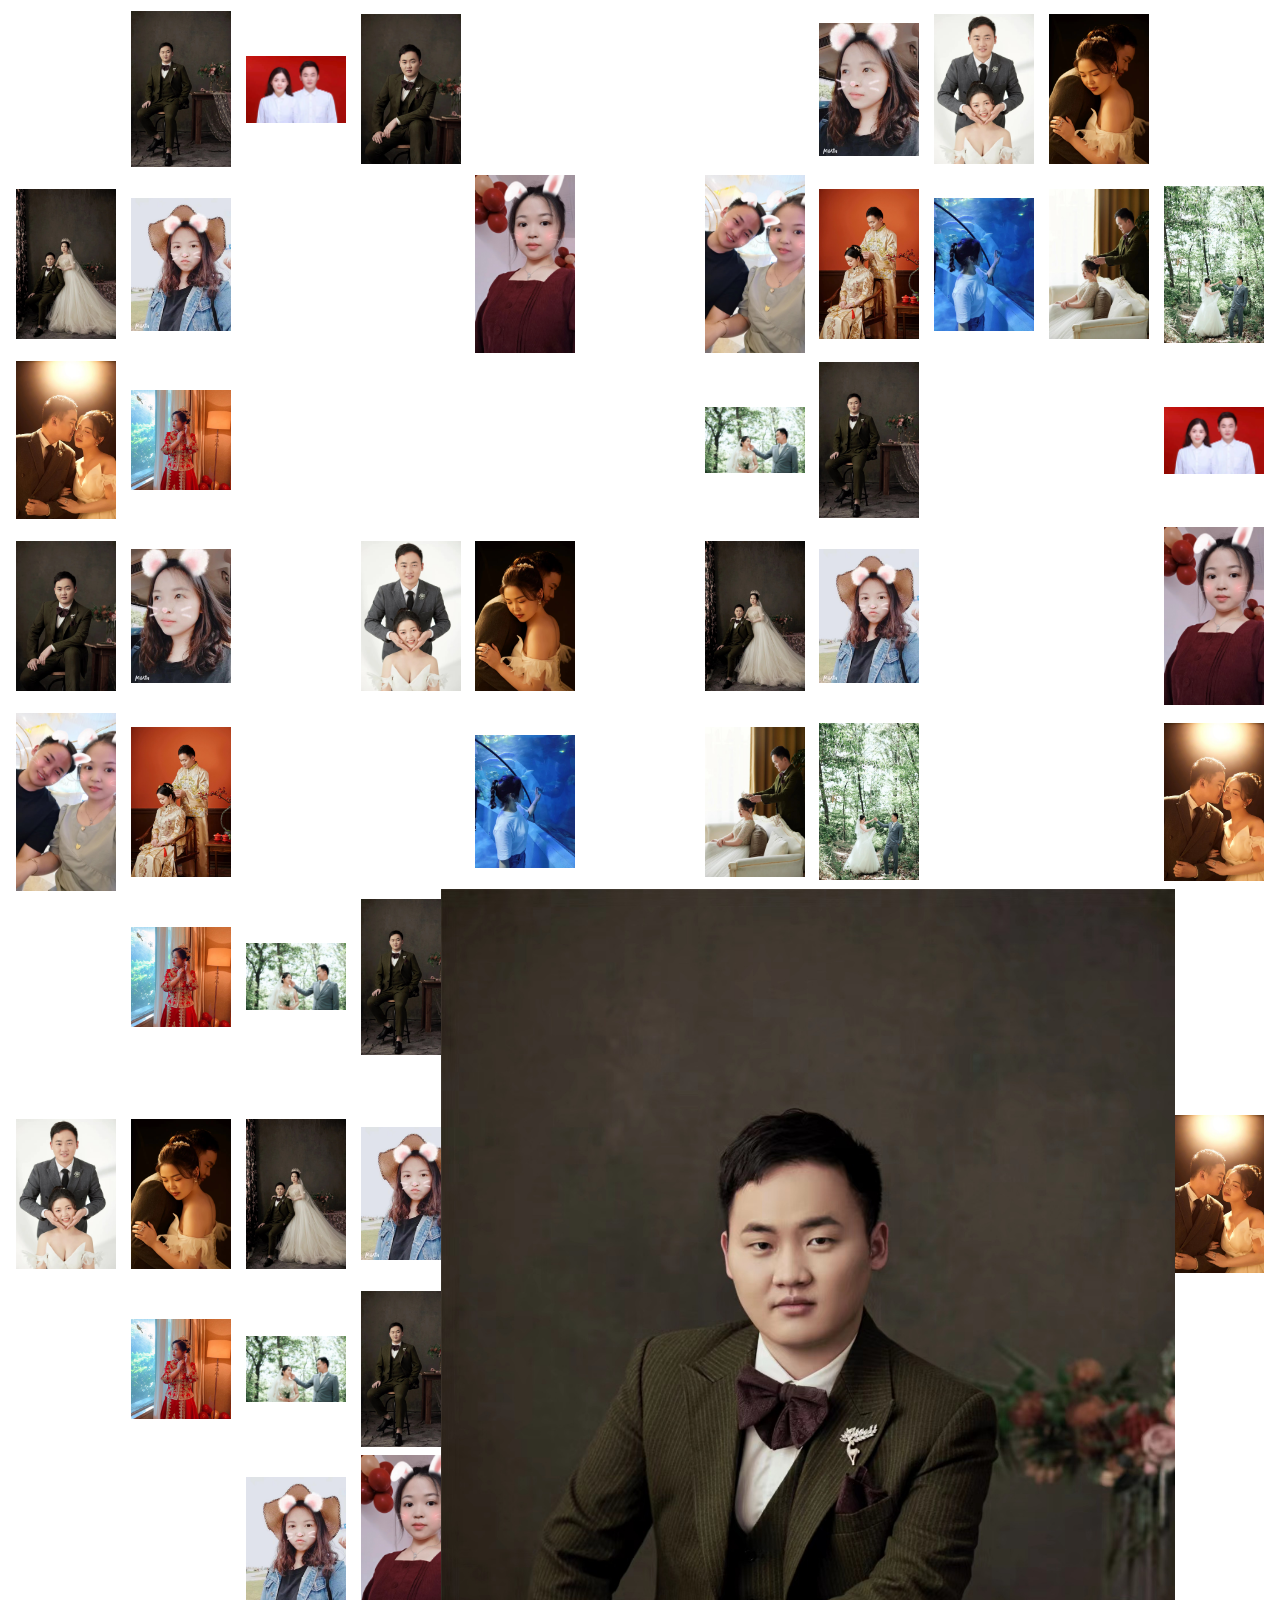
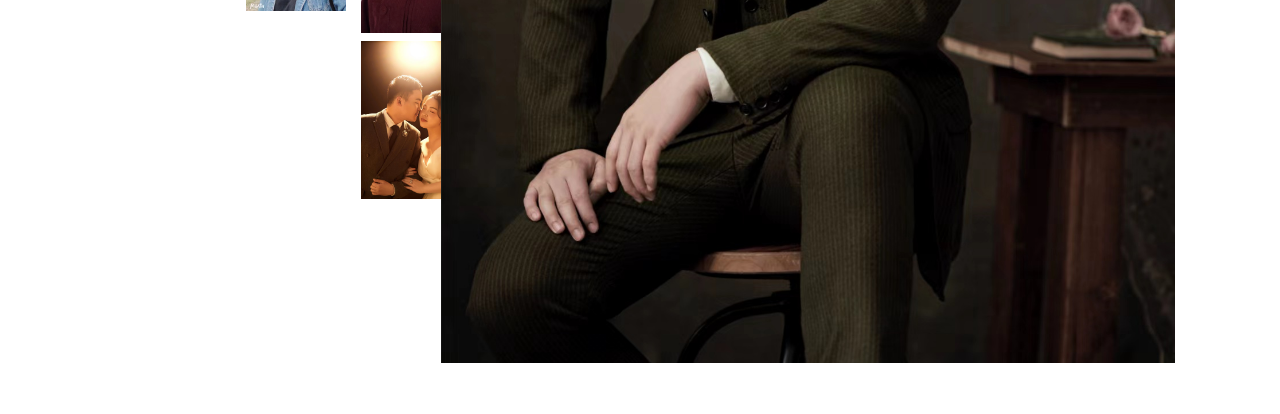
<file: index.html>
<!DOCTYPE html>
<html xmlns="http://www.w3.org/1999/xhtml">
<head>
    <meta http-equiv="Content-Type" content="text/html; charset=utf-8" />
    <title>2023情人节快乐 -3-</title>
    <link href="css/index1.css" rel="stylesheet" />
    <script src="js/jquery.min.js"></script>
    <script>
        function Showbigimg() {
            var rom = parseInt(73 * Math.random());

            var imgurl = $(".zppic:eq(" + rom + ")").find("img").attr("src");
            $(".bigimg").attr({ "src": imgurl });

            var bwidth = $(".bigimg").width();
            var bheight = $(".bigimg").height();
            var o = { left: "50%", width: "600px", height: "800px", top: "300px", "margin-left": "-300px" };

            var pic = $(".zppic:eq(" + rom + ")");
            $(".bigpic").css({ "left": pic.position().left, "top": pic.position().top });
            $(".bigpic").show();

            $(".bigpic").animate(o, 2000, function () {
                setTimeout(function () {
                    $(".bigpic").animate({ width: "100px", left: pic.position().left, top: pic.position().top, "margin-left": "0", "margin-top": "0" }, 1000, function () {
                        $(".bigpic").hide();
                        setTimeout(Showbigimg, 1000);
                    });
                }, 3000)
            });
        }

        $(function () {
            Showbigimg();         

        })
    </script>
</head>
<body>
    <div class="zp">

        <table>
            <tr>
                <td></td>
                <td>
                    <div class="zppic">
                        <img src="images/1.jpg" />
                    </div>
                </td>
                <td>
                    <div class="zppic">
                        <img src="images/2.jpg" />
                    </div>
                </td>
                <td>
                    <div class="zppic">
                        <img src="images/3.jpg" />
                    </div>
                </td>
                <td></td>

                <td></td>


                <td></td>
                <td>
                    <div class="zppic">
                        <img src="images/4.jpg" />
                    </div>
                </td>
                <td>
                    <div class="zppic">
                        <img src="images/5.jpg" />
                    </div>
                </td>
                <td>
                    <div class="zppic">
                        <img src="images/6.jpg" />
                    </div>
                </td>
                <td></td>
            </tr>
            <!--1行 结束-->
            <tr>
                <td>
                    <div class="zppic">
                        <img src="images/7.jpg" />
                    </div>
                </td>
                <td>
                    <div class="zppic">
                        <img src="images/8.jpg" />
                    </div>
                </td>
                <td></td>
                <td></td>
                <td>
                    <div class="zppic">
                        <img src="images/9.jpg" />
                    </div>
                </td>
                <td></td>


                <td>
                    <div class="zppic">
                        <img src="images/10.jpg" />
                    </div>
                </td>
                <td>
                    <div class="zppic">
                        <img src="images/11.jpg" />
                    </div>
                </td>
                <td>
                    <div class="zppic">
                        <img src="images/12.jpg" />
                    </div>
                </td>
                <td> <div class="zppic">
                        <img src="images/13.jpg" />
                    </div></td>
                <td>
                    <div class="zppic">
                        <img src="images/14.jpg" />
                    </div>
                </td>
            </tr>

            <!--2行 结束-->

            <tr>
                <td>
                    <div class="zppic">
                        <img src="images/15.jpg" />
                    </div>
                </td>
                <td>
                    <div class="zppic">
                        <img src="images/16.jpg" />
                    </div>
                </td>
                <td></td>
                <td></td>
                <td></td>
                <td></td>


                <td>
                    <div class="zppic">
                        <img src="images/17.jpg" />
                    </div>
                </td>
                <td>
                    <div class="zppic">
                        <img src="images/1.jpg" />
                    </div>
                </td>
                <td></td>
                <td></td>
                <td>
                    <div class="zppic">
                        <img src="images/2.jpg" />
                    </div>
                </td>
            </tr>


            <tr>
                <td>
                    <div class="zppic">
                        <img src="images/3.jpg" />
                    </div>
                </td>
                <td>
                    <div class="zppic">
                        <img src="images/4.jpg" />
                    </div>
                </td>
                <td></td>
                <td>
                    <div class="zppic">
                        <img src="images/5.jpg" />
                    </div>
                </td>
                <td>
                    <div class="zppic">
                        <img src="images/6.jpg" />
                    </div>
                </td>
                <td></td>


                <td>
                    <div class="zppic">
                        <img src="images/7.jpg" />
                    </div>
                </td>
                <td>
                    <div class="zppic">
                        <img src="images/8.jpg" />
                    </div>
                </td>
                <td></td>
                <td></td>
                <td>
                    <div class="zppic">
                        <img src="images/9.jpg" />
                    </div>
                </td>
            </tr>

            <tr>
                <td>
                    <div class="zppic">
                        <img src="images/10.jpg" />
                    </div>
                </td>
                <td>
                    <div class="zppic">
                        <img src="images/11.jpg" />
                    </div>
                </td>
                <td></td>
                <td></td>
                <td>
                    <div class="zppic">
                        <img src="images/12.jpg" />
                    </div>
                </td>
                <td></td>


                <td>
                    <div class="zppic">
                        <img src="images/13.jpg" />
                    </div>
                </td>
                <td>
                    <div class="zppic">
                        <img src="images/14.jpg" />
                    </div>
                </td>
                <td></td>
                <td></td>
                <td>
                    <div class="zppic">
                        <img src="images/15.jpg" />
                    </div>
                </td>
            </tr>

            <tr>
                <td></td>
                <td>
                    <div class="zppic">
                        <img src="images/16.jpg" />
                    </div>
                </td>
                <td>
                    <div class="zppic">
                        <img src="images/17.jpg" />
                    </div>
                </td>
                <td>
                    <div class="zppic">
                        <img src="images/1.jpg" />
                    </div>
                </td>
                <td></td>


                <td></td>

                <td></td>
                <td>
                    <div class="zppic">
                        <img src="images/2.jpg" />
                    </div>
                </td>
                <td>
                    <div class="zppic">
                        <img src="images/3.jpg" />
                    </div>
                </td>
                <td>
                    <div class="zppic">
                        <img src="images/4.jpg" />
                    </div>
                </td>
                <td></td>
            </tr>


            <tr class="th">
                <td></td>
                <td></td>
                <td></td>
                <td></td>
                <td></td>
                <td></td>
                <td></td>
                <td></td>
                <td></td>
                <td></td>
                <td></td>
            </tr>

            <tr>
                <td>
                    <div class="zppic">
                        <img src="images/5.jpg" />
                    </div>
                </td>
                <td>
                    <div class="zppic">
                        <img src="images/6.jpg" />
                    </div>
                </td>

                <td>
                    <div class="zppic">
                        <img src="images/7.jpg" />
                    </div>
                </td>
                <td>
                    <div class="zppic">
                        <img src="images/8.jpg" />
                    </div>
                </td>
                <td>
                    <div class="zppic">
                        <img src="images/9.jpg" />
                    </div>
                </td>
                <td>
                    <div class="zppic">
                        <img src="images/10.jpg" />
                    </div>
                </td>
                <td>
                    <div class="zppic">
                        <img src="images/11.jpg" />
                    </div>
                </td>
                <td>
                    <div class="zppic">
                        <img src="images/12.jpg" />
                    </div>
                </td>
                <td>
                    <div class="zppic">
                        <img src="images/13.jpg" />
                    </div>
                </td>
                <td>
                    <div class="zppic">
                        <img src="images/14.jpg" />
                    </div>
                </td>
                <td>
                    <div class="zppic">
                        <img src="images/15.jpg" />
                    </div>
                </td>
            </tr>

            <tr>
                <td></td>
                <td>
                    <div class="zppic">
                        <img src="images/16.jpg" />
                    </div>
                </td>

                <td>
                    <div class="zppic">
                        <img src="images/17.jpg" />
                    </div>
                </td>
                <td>
                    <div class="zppic">
                        <img src="images/1.jpg" />
                    </div>
                </td>
                <td>
                    <div class="zppic">
                        <img src="images/2.jpg" />
                    </div>
                </td>
                <td>
                    <div class="zppic">
                        <img src="images/3.jpg" />
                    </div>
                </td>
                <td>
                    <div class="zppic">
                        <img src="images/4.jpg" />
                    </div>
                </td>
                <td>
                    <div class="zppic">
                        <img src="images/5.jpg" />
                    </div>
                </td>
                <td>
                    <div class="zppic">
                        <img src="images/6.jpg" />
                    </div>
                </td>
                <td>
                    <div class="zppic">
                        <img src="images/7.jpg" />
                    </div>
                </td>
                <td></td>
            </tr>

            <tr>
                <td></td>
                <td></td>
                <td>
                    <div class="zppic">
                        <img src="images/8.jpg" />
                    </div>
                </td>

                <td>
                    <div class="zppic">
                        <img src="images/9.jpg" />
                    </div>
                </td>
                <td>
                    <div class="zppic">
                        <img src="images/10.jpg" />
                    </div>
                </td>
                <td>
                    <div class="zppic">
                        <img src="images/11.jpg" />
                    </div>
                </td>
                <td>
                    <div class="zppic">
                        <img src="images/12.jpg" />
                    </div>
                </td>
                <td>
                    <div class="zppic">
                        <img src="images/13.jpg" />
                    </div>
                </td>
                <td>
                    <div class="zppic">
                        <img src="images/14.jpg" />
                    </div>
                </td>
                <td></td>
                <td></td>
            </tr>

            <tr>
                <td></td>
                <td></td>
                <td></td>
                <td>
                    <div class="zppic">
                        <img src="images/15.jpg" />
                    </div>
                </td>
                <td>
                    <div class="zppic">
                        <img src="images/16.jpg" />
                    </div>
                </td>
                <td>
                    <div class="zppic">
                        <img src="images/17.jpg" />
                    </div>
                </td>
                <td>
                    <div class="zppic">
                        <img src="images/1.jpg" />
                    </div>
                </td>
                <td>
                    <div class="zppic">
                        <img src="images/2.jpg" />
                    </div>
                </td>
                <td></td>
                <td></td>
                <td></td>
            </tr>

            <tr>
                <td></td>
                <td></td>
                <td></td>
                <td></td>

                <td>
                    <div class="zppic">
                        <img src="images/3.jpg" />
                    </div>
                </td>
                <td>
                    <div class="zppic">
                        <img src="images/4.jpg" />
                    </div>
                </td>
                <td>
                    <div class="zppic">
                        <img src="images/5.jpg" />
                    </div>
                </td>
                <td></td>
                <td></td>
                <td></td>
                <td></td>
            </tr>
        </table>
        <!--        <div class="zppic">
            <img src="images/6.jpg" />
        </div>
        <div class="zppic">
            <img src="images/7.jpg" />
        </div>
        <div class="zppic">
            <img src="images/8.jpg" />
        </div>
        <div class="zppic">
            <img src="images/9.jpg" />
        </div>
        <div class="zppic">
            <img src="images/10.jpg" />
        </div>
        <div class="zppic">
            <img src="images/11.jpg" />
        </div>
        <div class="zppic">
            <img src="images/12.jpg" />
        </div>
        <div class="zppic">
            <img src="images/13.jpg" />
        </div>
        <div class="zppic">
            <img src="images/14.jpg" />
        </div>
        <div class="zppic">
            <img src="images/15.jpg" />
        </div>
        <div class="zppic">
            <img src="images/16.jpg" />
        </div>
        <div class="zppic">
            <img src="images/17.jpg" />
        </div>
        <div class="zppic">
            <img src="images/1.jpg" />
        </div>
        <div class="zppic">
            <img src="images/2.jpg" />
        </div>
        <div class="zppic">
            <img src="images/3.jpg" />
        </div>
        <div class="zppic">
            <img src="images/4).jpg" />
        </div>
        <div class="zppic">
            <img src="images/5.jpg" />
        </div>
        <div class="zppic">
            <img src="images/6.jpg" />
        </div>-->

        <div class="bigpic" style="display: none;">
            <img class="bigimg" src="" />
        </div>
    </div>

<div style="text-align:center;margin:50px 0; font:normal 14px/24px 'MicroSoft YaHei';">

</div>
</body>
</html>
</file>
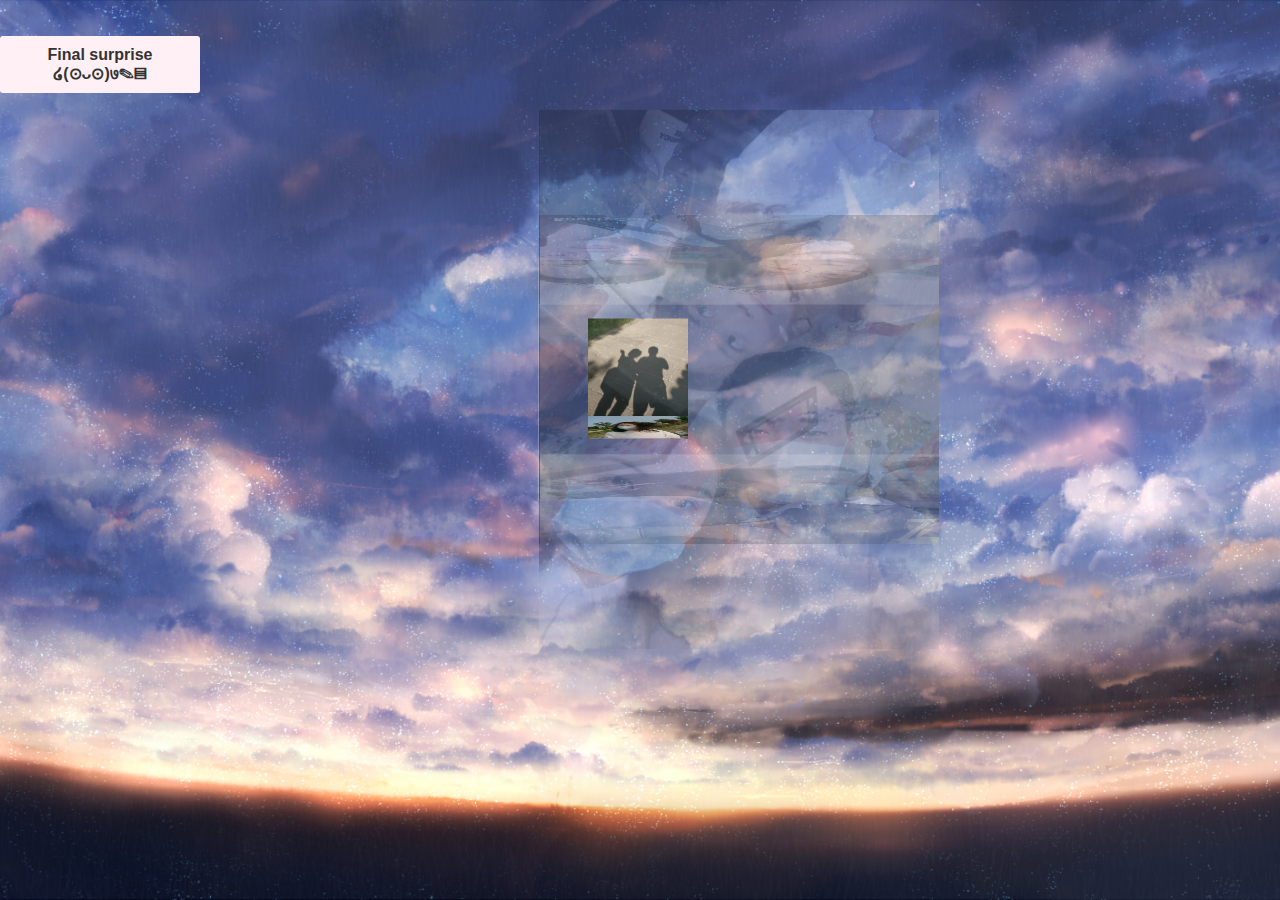
<file: birthday-present-master/templates/index.html>
<!DOCTYPE html>
<html lang="en">
<head>
    <meta charset="UTF-8">

    <title>圣诞节快乐</title>

    <embed src="../static/voice/123.mp3" hidden="true" autostart="true" loop="true">

    <style type="text/css">

                html,body {
                    height: 100%;

                    color: #00FF00;
                }

        </style>

</head>
<link type="text/css" href="../static/css/style.css" rel="stylesheet" />
<link href="../static/css/index.css" rel="stylesheet" type="text/css">
<style type="text/css">

                html,body {
                    height: 100%;

                    color: #00FF00;
                }
                body{



                    background: url(1.jpg)center center;
                    background-size: cover;
                    

                }
        </style>

<body>


<div class="box">
<ul class="minbox">
<li><img src="../static/images/01.jpg" width="100" height="100"></li>
<li><img src="../static/images/02.jpg" width="100" height="100"></li>
<li><img src="../static/images/03.jpg" width="100" height="100"></li>
<li><img src="../static/images/04.jpg" width="100" height="100"></li>
<li><img src="../static/images/05.jpg" width="100" height="100"></li>
<li><img src="../static/images/06.jpg" width="100" height="100"></li>
</ul>
<ol class="maxbox">
<li><img src="../static/images/1.jpg" width="400" height="400"></li>
<li><img src="../static/images/2.jpg" width="400" height="400"></li>
<li><img src="../static/images/3.jpg" width="400" height="400"></li>
<li><img src="../static/images/4.jpg" width="400" height="400"></li>
<li><img src="../static/images/5.jpg" width="400" height="400"></li>
<li><img src="../static/images/6.jpg" width="400" height="400"></li>
</ol>
</div>
<form action="/1314" method="post">
        <!--        <input type="submit" value="post请求" name="bow"/>-->
        <p></p>
        <style type="text/css">
            button {
        width: 200px;
        padding:8px;
        background-color: blueviolet;
        color: aliceblue;
        -moz-border-radius: 10px;
        -webkit-border-radius: 10px;
        border-radius: 10px; /* future proofing */
        -khtml-border-radius: 10px; /* for old Konqueror browsers */
        text-align: center;
        vertical-align: middle;
        border: 1px solid transparent;
        font-weight: 900;
        font-size:125%  }
        </style>
        <body>
        <button>
            Final surprise ໒(⊙ᴗ⊙)७✎▤
        </button>
        </body>

</form>

</body>


</html>
</file>
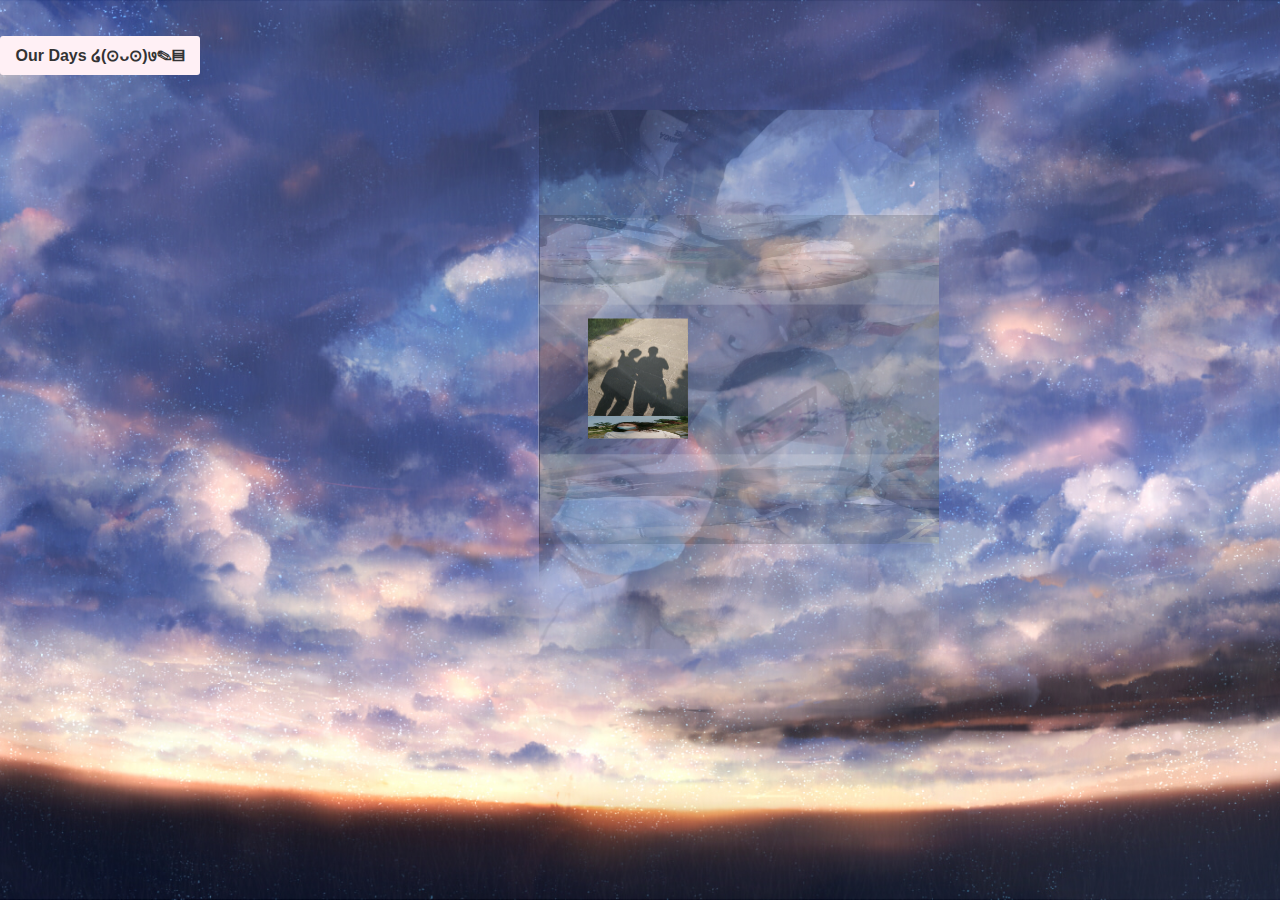
<file: index0.html>
<!DOCTYPE html>
<html lang="en">
    
<script>
var _hmt = _hmt || [];
(function() {
  var hm = document.createElement("script");
  hm.src = "https://hm.baidu.com/hm.js?44ab08460221c3927f1845d2402ab136";
  var s = document.getElementsByTagName("script")[0]; 
  s.parentNode.insertBefore(hm, s);
})();
</script>
    
    
    
    
<head>
    <meta charset="UTF-8">

    <title>2023情人节快乐！</title>

    <embed src="static/voice/background.mp3" hidden="true" autostart="true" loop="true">

    <style type="text/css">

                html,body {
                    height: 100%;

                    color: #00FF00;
                }

        </style>

</head>
<link type="text/css" href="static/css/style.css" rel="stylesheet" />
<link href="static/css/index.css" rel="stylesheet" type="text/css">
<style type="text/css">

                html,body {
                    height: 100%;

                    color: #00FF00;
                }
                body{



                    background: url(static/images/background.jpg)center center;
                    background-size: cover;
                    

                }
        </style>

<body>


<div class="box">
<ul class="minbox">
<li><img src="static/images/01.jpg" width="100" height="100"></li>
<li><img src="static/images/02.jpg" width="100" height="100"></li>
<li><img src="static/images/03.jpg" width="100" height="100"></li>
<li><img src="static/images/04.jpg" width="100" height="100"></li>
<li><img src="static/images/05.jpg" width="100" height="100"></li>
<li><img src="static/images/06.jpg" width="100" height="100"></li>
</ul>
<ol class="maxbox">
<li><img src="static/images/1.jpg" width="400" height="400"></li>
<li><img src="static/images/2.jpg" width="400" height="400"></li>
<li><img src="static/images/3.jpg" width="400" height="400"></li>
<li><img src="static/images/4.jpg" width="400" height="400"></li>
<li><img src="static/images/5.jpg" width="400" height="400"></li>
<li><img src="static/images/6.jpg" width="400" height="400"></li>
</ol>
</div>

<form action="index_heart.html" >
     
        <body>
        <button>
            Our Days ໒(⊙ᴗ⊙)७✎▤
        </button>
        </body>

</form>

</body>


</html>
</file>
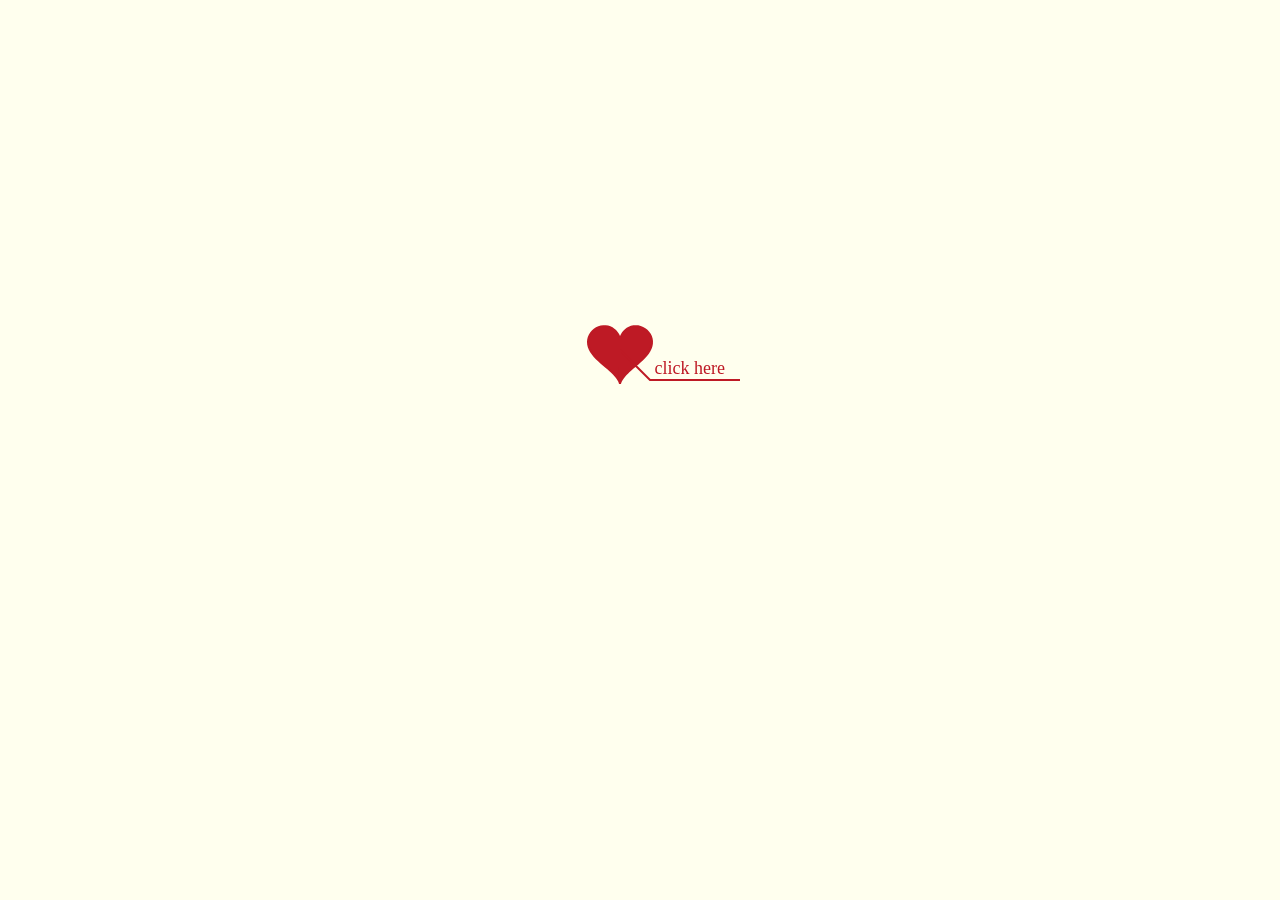
<file: index_heart.html>
<!DOCTYPE html PUBLIC "-//W3C//DTD XHTML 1.0 Strict//EN" "http://www.w3.org/TR/xhtml1/DTD/xhtml1-strict.dtd">
<!-- saved from url=(0027)http://itzoo.info/love.html -->
<html xml:lang="en" xmlns="http://www.w3.org/1999/xhtml"><head><meta http-equiv="Content-Type" content="text/html; charset=UTF-8">
        <title>Ourdays</title>
        
        <link type="text/css" rel="stylesheet" href="./Love_files/default.css">
        <script type="text/javascript" src="./Love_files/jquery.min.js"></script>
        <script type="text/javascript" src="./Love_files/jscex.min.js"></script>
        <script type="text/javascript" src="./Love_files/jscex-parser.js"></script>
        <script type="text/javascript" src="./Love_files/jscex-jit.js"></script>
        <script type="text/javascript" src="./Love_files/jscex-builderbase.min.js"></script>
        <script type="text/javascript" src="./Love_files/jscex-async.min.js"></script>
        <script type="text/javascript" src="./Love_files/jscex-async-powerpack.min.js"></script>
        <script type="text/javascript" src="./Love_files/functions.js" charset="utf-8"></script>
        <script type="text/javascript" src="./Love_files/love.js" charset="utf-8"></script>
        
        <script>
var _hmt = _hmt || [];
(function() {
  var hm = document.createElement("script");
  hm.src = "https://hm.baidu.com/hm.js?44ab08460221c3927f1845d2402ab136";
  var s = document.getElementsByTagName("script")[0]; 
  s.parentNode.insertBefore(hm, s);
})();
</script>


    </head>
    <body>
        <div id="main">
            <div id="error">亲，您使用的浏览器无法支持即将显示的内容，请换成谷歌(<a href="http://www.google.cn/chrome/intl/zh-CN/landing_chrome.html?hl=zh-CN&brand=CHMI">Chrome</a>)或者火狐(<a href="http://firefox.com.cn/download/">Firefox</a>)浏览器哟~</div>
            <div id="wrap">
               <div id="text">
                    <div id="code">                 

                    <span class="say">Within you I lose myself, without you I find myself wanting to be lost again.</span><br>
                        <br>
                    <span class="say">Love is a chord in life, not a solo.</span><br>
                        <br>
                     <span class="say">Never stop smiling, not even when you're sad, some man fall in love with your smile.</span><br>
                        <br>
                    <span class="say">Don't cry because it is over, smile because it happened.</span><br>
                        <br>
                    <span class="say">Love triumphs over everthing.Love has no age, no limit and no death.</span><br>
                        <br>
                    <span class="say">I love you not because of who you are, but because of who I am when I am with you.</span><br>
                        <br>
                    <span class="say">Coffee is lonely without cups. I am lonely without you.</span><br>

                   <br>
                    <span class="say"><span class="space"></span> -- Yours, Wangzc.</span>
                    </div>
                </div>
                <div id="clock-box">
                    <a href="http://wzc.guoshujun.cn/" target="_blank">@Wangzc</a> 与 <a href="http://me.guoshujun.cn/" target="_blank">@Guosj</a> 的
                        <div id="clock"></div>
                    <br>
                    <a href="index1.html" target="_blank">photo album</a>
                </div>
                <canvas id="canvas" width="1100" height="680" onclick="document.getElementById('music').play();return false;" ></canvas>
            </div>
            <audio src="Adele - Water Under the Bridge [mqms2].mp3"  id="music" ></audio>
        </div>
    <script>
    </script>

    <script>
        console.log('%c  Wangzc  VX：k2Romm  ', 'text-shadow: 3px 1px 1px grey;background-image:-webkit-gradient( linear, left top, right top, color-stop(0, #f22), color-stop(0.15, #f2f), color-stop(0.3, #22f), color-stop(0.45, #2ff), color-stop(0.6, #2f2),color-stop(0.75, #2f2), color-stop(0.9, #ff2), color-stop(1, #f22) );color:transparent;-webkit-background-clip: text;font-size:5em;');
        console.log("%c 基友岗前培训后分配到特警支队，头一次执行任务是一次民工讨薪聚众围堵政府闹事。", "font-size:20pt");
                console.log("%c 防暴特警出动，第一排盾牌，第二排警棍，第三排拿水枪。", "font-size:20pt");
                console.log("%c 基友等新人在第四排负责喊话和摄像。 ", "font-size:20pt");
                console.log("%c 开始喊话，领导让重点大学刚毕业的基友来喊，基友拿起喇叭开喊：“里面的人听着，你们已经被包围了！”", "font-size:20pt");
                console.log("%c ......", "font-size:20pt");
                console.log("%c 支队长立马飞起来一脚踹翻了喊话的基友，一把抢过喇叭喊：“你们要相信党，相信政府!”", "font-size:20pt");
        (function(){
        var canvas = $('#canvas');

        if (!canvas[0].getContext) {
            $("#error").show();
            return false;
        }
        var width = canvas.width();
        var height = canvas.height();
        
        canvas.attr("width", width);
        canvas.attr("height", height);

        var opts = {
            seed: {
                x: width / 2 - 20,
                color: "rgb(190, 26, 37)",
                scale: 2
            },
            branch: [
                [535, 680, 570, 250, 500, 200, 30, 100, [
                    [540, 500, 455, 417, 340, 400, 13, 100, [
                        [450, 435, 434, 430, 394, 395, 2, 40]
                    ]],
                    [550, 445, 600, 356, 680, 345, 12, 100, [
                        [578, 400, 648, 409, 661, 426, 3, 80]
                    ]],
                    [539, 281, 537, 248, 534, 217, 3, 40],
                    [546, 397, 413, 247, 328, 244, 9, 80, [
                        [427, 286, 383, 253, 371, 205, 2, 40],
                        [498, 345, 435, 315, 395, 330, 4, 60]
                    ]],
                    [546, 357, 608, 252, 678, 221, 6, 100, [
                        [590, 293, 646, 277, 648, 271, 2, 80]
                    ]]
                ]] 
            ],
            bloom: {
                num: 700,
                width: 1080,
                height: 650,
            },
            footer: {
                width: 1200,
                height: 5,
                speed: 10,
            }
        }

        var tree = new Tree(canvas[0], width, height, opts);
        var seed = tree.seed;
        var foot = tree.footer;
        var hold = 1;

        canvas.click(function(e) {
            var offset = canvas.offset(), x, y;
            x = e.pageX - offset.left;
            y = e.pageY - offset.top;
            if (seed.hover(x, y)) {
                hold = 0; 
                canvas.unbind("click");
                canvas.unbind("mousemove");
                canvas.removeClass('hand');
            }

        }).mousemove(function(e){
            var offset = canvas.offset(), x, y;
            x = e.pageX - offset.left;
            y = e.pageY - offset.top;
            canvas.toggleClass('hand', seed.hover(x, y));
        });

        var seedAnimate = eval(Jscex.compile("async", function () {
            seed.draw();
            while (hold) {
                $await(Jscex.Async.sleep(10));
            }
            while (seed.canScale()) {
                seed.scale(0.95);
                $await(Jscex.Async.sleep(10));
            }
            while (seed.canMove()) {
                seed.move(0, 2);
                foot.draw();
                $await(Jscex.Async.sleep(10));
            }
        }));

        var growAnimate = eval(Jscex.compile("async", function () {
            do {
                tree.grow();
                $await(Jscex.Async.sleep(10));
            } while (tree.canGrow());
        }));

        var flowAnimate = eval(Jscex.compile("async", function () {
            do {
                tree.flower(2);
                $await(Jscex.Async.sleep(10));
            } while (tree.canFlower());
        }));

        var moveAnimate = eval(Jscex.compile("async", function () {
            tree.snapshot("p1", 240, 0, 610, 680);
            while (tree.move("p1", 500, 0)) {
                foot.draw();
                $await(Jscex.Async.sleep(10));
            }
            foot.draw();
            tree.snapshot("p2", 500, 0, 610, 680);

            // 会有闪烁不得意这样做, (＞﹏＜)
            canvas.parent().css("background", "url(" + tree.toDataURL('image/png') + ")");
            canvas.css("background", "#ffe");
            $await(Jscex.Async.sleep(300));
            canvas.css("background", "none");
        }));

        var jumpAnimate = eval(Jscex.compile("async", function () {
            var ctx = tree.ctx;
            while (true) {
                tree.ctx.clearRect(0, 0, width, height);
                tree.jump();
                foot.draw();
                $await(Jscex.Async.sleep(25));
            }
        }));

        var textAnimate = eval(Jscex.compile("async", function () {
            var together = new Date();
            //时间设置，如果是2017年2月25日，就设置为以下的值，月份是0开始的，既0为一月份。
            together.setFullYear(2017, 0, 13);

            together.setHours(22);
            together.setMinutes(23);
            together.setSeconds(23);
            together.setMilliseconds(0);

            $("#code").show().typewriter();
            $("#clock-box").fadeIn(500);
            while (true) {
                timeElapse(together);
                $await(Jscex.Async.sleep(1000));
            }
        }));

        var runAsync = eval(Jscex.compile("async", function () {
            $await(seedAnimate());
            $await(growAnimate());
            $await(flowAnimate());
            $await(moveAnimate());

            textAnimate().start();

            $await(jumpAnimate());
        }));

        runAsync().start();
    })();
    </script>



</body></html>
</file>
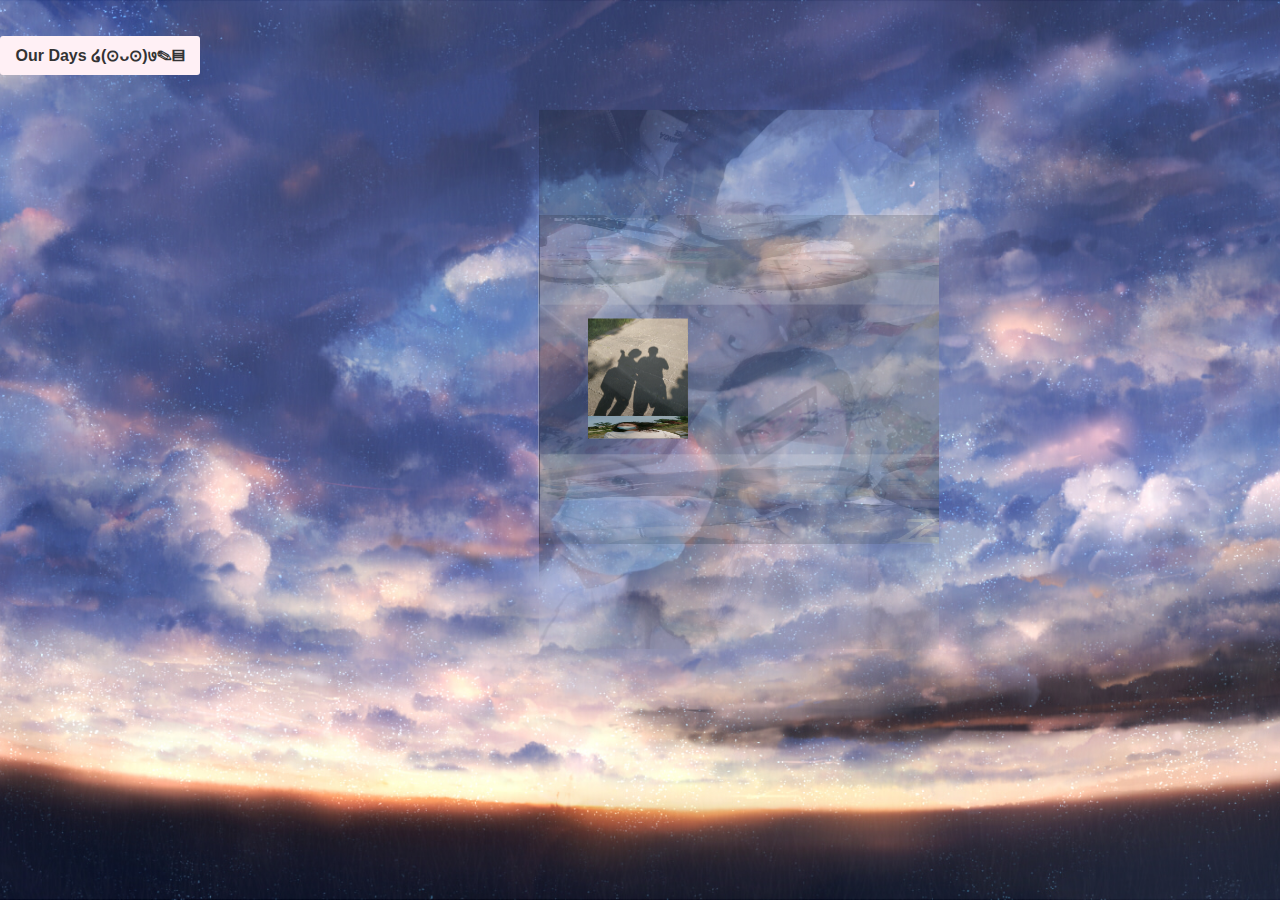
<file: index_tube_pic.html>
<!DOCTYPE html>
<html lang="en">
    
<script>
var _hmt = _hmt || [];
(function() {
  var hm = document.createElement("script");
  hm.src = "https://hm.baidu.com/hm.js?44ab08460221c3927f1845d2402ab136";
  var s = document.getElementsByTagName("script")[0]; 
  s.parentNode.insertBefore(hm, s);
})();
</script>
    
    
    
    
<head>
    <meta charset="UTF-8">

    <title>圣诞节快乐</title>

    <embed src="static/voice/background.mp3" hidden="true" autostart="true" loop="true">

    <style type="text/css">

                html,body {
                    height: 100%;

                    color: #00FF00;
                }

        </style>

</head>
<link type="text/css" href="static/css/style.css" rel="stylesheet" />
<link href="static/css/index.css" rel="stylesheet" type="text/css">
<style type="text/css">

                html,body {
                    height: 100%;

                    color: #00FF00;
                }
                body{



                    background: url(static/images/background.jpg)center center;
                    background-size: cover;
                    

                }
        </style>

<body>


<div class="box">
<ul class="minbox">
<li><img src="static/images/01.jpg" width="100" height="100"></li>
<li><img src="static/images/02.jpg" width="100" height="100"></li>
<li><img src="static/images/03.jpg" width="100" height="100"></li>
<li><img src="static/images/04.jpg" width="100" height="100"></li>
<li><img src="static/images/05.jpg" width="100" height="100"></li>
<li><img src="static/images/06.jpg" width="100" height="100"></li>
</ul>
<ol class="maxbox">
<li><img src="static/images/1.jpg" width="400" height="400"></li>
<li><img src="static/images/2.jpg" width="400" height="400"></li>
<li><img src="static/images/3.jpg" width="400" height="400"></li>
<li><img src="static/images/4.jpg" width="400" height="400"></li>
<li><img src="static/images/5.jpg" width="400" height="400"></li>
<li><img src="static/images/6.jpg" width="400" height="400"></li>
</ol>
</div>

<form action="index_heart.html" >
     
        <body>
        <button>
            Our Days ໒(⊙ᴗ⊙)७✎▤
        </button>
        </body>

</form>

</body>


</html>
</file>
<file: css/index1.css>
﻿body { position: relative; overflow:hidden;}
.zp { width: 100%;text-align:center; }
.zppic { display: inline-block; max-width: 100px; max-height: 120px;}
    .zppic img { width: 100%; }


.bigpic { position: absolute; overflow: hidden; z-index: 99; }
    .bigpic img { width: 100%; }

table { width:100%;}
.th {height:40px; }
</file>
<file: birthday-present-master/static/css/style.css>
*{margin:0;padding:0;font-size:13px;font-family:microsoft yahei}
html,body{width:100%;height:100%;background:#fff}

#container{width:100%;height:100%;position:fixed;top:0;left:0;z-index:999}
#output{width:100%;height:100%}
.prompt{width:60%;height:30px;margin:5px auto;text-align:center;line-height:30px;font-family:microsoft yahei,Arial,sans-serif;font-size:13px;color:#df0000}
.containerT{width:400px;height:300px;text-align:center;position:absolute;top:50%;left:50%;margin:-150px 0 0 -200px;border-radius:3px}
.containerT h1{font-size:18px;font-family:microsoft yahei,Arial,sans-serif;-webkit-transition-duration:1s;transition-duration:1s;-webkit-transition-timing-function:ease-in-put;transition-timing-function:ease-in-put;font-weight:500}
form{padding:20px 0;position:relative;z-index:2}
form input{-webkit-appearance:none;-moz-appearance:none;appearance:none;outline:0;border:1px solid rgba(0,191,255,.4);background-color:rgba(
30,144,255,.2);width:200px;border-radius:3px;padding:8px 15px;margin:0 auto 10px;display:block;text-align:center;font-size:15px;color:#fff;-webkit-transition-duration:.25s;transition-duration:.25s;font-weight:300}
form input:hover{background-color:rgba(0,191,255,.4)}
form input:focus{background-color:
#FFB6C1;width:230px;color:#333}
form button{-webkit-appearance:none;-moz-appearance:none;appearance:none;outline:0;background-color:
#FFF0F5;border:0;padding:10px 15px;color:#333;border-radius:3px;width:200px;cursor:pointer;font-family:microsoft yahei,Arial,sans-serif;font-size:16px;font-weight:700;-webkit-transition-duration:.25s;transition-duration:.25s}
form button:hover{background-color:#DB7093}
</file>
<file: birthday-present-master/static/css/index.css>
@charset "utf-8";
*{
	margin:0;
	padding:0;
}
body{
	max-width: 100%;
	min-width: 100%;
	height: 100%;
	background-size: cover;
	background-repeat: no-repeat;
	background-attachment: fixed;
	background-size:100% 100%;
	position: absolute;
	margin-left: auto;
	margin-right: auto;
}
li{
	list-style: none;
}
.box{
	width:200px;
	height:200px;
	background-size: cover;
	background-repeat: no-repeat;
	background-attachment: fixed;
	background-size:100% 100%;
	position: absolute;
	margin-left: 42%;
	margin-top: 22%;
	-webkit-transform-style:preserve-3d;
	-webkit-transform:rotateX(13deg);
	-webkit-animation:move 5s linear infinite;
}
.minbox{
	width:100px;
	height:100px;
	position: absolute;
	left:50px;
	top:30px;
	-webkit-transform-style:preserve-3d;
}
.minbox li{
	width:100px;
	height:100px;
	position: absolute;
	left:0;
	top:0;
}
.minbox li:nth-child(1){
	background: url(../images/01.jpg) no-repeat 0 0;
	-webkit-transform:translateZ(50px);
}
.minbox li:nth-child(2){
	background: url(../images/02.jpg) no-repeat 0 0;
	-webkit-transform:rotateX(180deg) translateZ(50px);
}
.minbox li:nth-child(3){
	background: url(../images/03.jpg) no-repeat 0 0;
	-webkit-transform:rotateX(-90deg) translateZ(50px);
}
.minbox li:nth-child(4){
	background: url(../images/04.jpg) no-repeat 0 0;
	-webkit-transform:rotateX(90deg) translateZ(50px);
}
.minbox li:nth-child(5){
	background: url(../images/05.jpg) no-repeat 0 0;
	-webkit-transform:rotateY(-90deg) translateZ(50px);
}
.minbox li:nth-child(6){
	background: url(../images/06.jpg) no-repeat 0 0;
	-webkit-transform:rotateY(90deg) translateZ(50px);
}
.maxbox li:nth-child(1){
	background: url(../images/1.jpg) no-repeat 0 0;
	-webkit-transform:translateZ(50px);
}
.maxbox li:nth-child(2){
	background: url(../images/2.jpg) no-repeat 0 0;
	-webkit-transform:translateZ(50px);
}
.maxbox li:nth-child(3){
	background: url(../images/3.jpg) no-repeat 0 0;
	-webkit-transform:rotateX(-90deg) translateZ(50px);
}
.maxbox li:nth-child(4){
	background: url(../images/4.jpg) no-repeat 0 0;
	-webkit-transform:rotateX(90deg) translateZ(50px);
}
.maxbox li:nth-child(5){
	background: url(../images/5.jpg) no-repeat 0 0;
	-webkit-transform:rotateY(-90deg) translateZ(50px);
}
.maxbox li:nth-child(6){
	background: url(../images/6.jpg) no-repeat 0 0;
	-webkit-transform:rotateY(90deg) translateZ(50px);
}
.maxbox{
	width: 800px;
	height: 400px;
	position: absolute;
	left: 0;
	top: -20px;
	-webkit-transform-style: preserve-3d;

}
.maxbox li{
	width: 200px;
	height: 200px;
	background: #fff;
	border:1px solid #ccc;
	position: absolute;
	left: 0;
	top: 0;
	opacity: 0.2;
	-webkit-transition:all 1s ease;
}
.maxbox li:nth-child(1){
	-webkit-transform:translateZ(100px);
}
.maxbox li:nth-child(2){
	-webkit-transform:rotateX(180deg) translateZ(100px);
}
.maxbox li:nth-child(3){
	-webkit-transform:rotateX(-90deg) translateZ(100px);
}
.maxbox li:nth-child(4){
	-webkit-transform:rotateX(90deg) translateZ(100px);
}
.maxbox li:nth-child(5){
	-webkit-transform:rotateY(-90deg) translateZ(100px);
}
.maxbox li:nth-child(6){
	-webkit-transform:rotateY(90deg) translateZ(100px);
}
.box:hover ol li:nth-child(1){
	-webkit-transform:translateZ(300px);
	width: 400px;
	height: 400px;
	opacity: 0.8;
	left: -100px;
	top: -100px;
}
.box:hover ol li:nth-child(2){
	-webkit-transform:rotateX(180deg) translateZ(300px);
	width: 400px;
	height: 400px;
	opacity: 0.8;
	left: -100px;
	top: -100px;
}
.box:hover ol li:nth-child(3){
	-webkit-transform:rotateX(-90deg) translateZ(300px);
	width: 400px;
	height: 400px;
	opacity: 0.8;
	left: -100px;
	top: -100px;
}
.box:hover ol li:nth-child(4){
	-webkit-transform:rotateX(90deg) translateZ(300px);
	width: 400px;
	height: 400px;
	opacity: 0.8;
	left: -100px;
	top: -100px;
}
.box:hover ol li:nth-child(5){
	-webkit-transform:rotateY(-90deg) translateZ(300px);
	width: 400px;
	height: 400px;
	opacity: 0.8;
	left: -100px;
	top: -100px;
}
.box:hover ol li:nth-child(6){
	-webkit-transform:rotateY(90deg) translateZ(300px);
	width: 400px;
	height: 400px;
	opacity: 0.8;
	left: -100px;
	top: -100px;
}
@keyframes move{
	0%{
		-webkit-transform: rotateX(13deg) rotateY(0deg);
	}
	100%{
		-webkit-transform:rotateX(13deg) rotateY(360deg);
	}
}
</file>
<file: static/css/style.css>
*{margin:0;padding:0;font-size:13px;font-family:microsoft yahei}
html,body{width:100%;height:100%;background:#fff}

#container{width:100%;height:100%;position:fixed;top:0;left:0;z-index:999}
#output{width:100%;height:100%}
.prompt{width:60%;height:30px;margin:5px auto;text-align:center;line-height:30px;font-family:microsoft yahei,Arial,sans-serif;font-size:13px;color:#df0000}
.containerT{width:400px;height:300px;text-align:center;position:absolute;top:50%;left:50%;margin:-150px 0 0 -200px;border-radius:3px}
.containerT h1{font-size:18px;font-family:microsoft yahei,Arial,sans-serif;-webkit-transition-duration:1s;transition-duration:1s;-webkit-transition-timing-function:ease-in-put;transition-timing-function:ease-in-put;font-weight:500}
form{padding:20px 0;position:relative;z-index:2}
form input{-webkit-appearance:none;-moz-appearance:none;appearance:none;outline:0;border:1px solid rgba(0,191,255,.4);background-color:rgba(
30,144,255,.2);width:200px;border-radius:3px;padding:8px 15px;margin:0 auto 10px;display:block;text-align:center;font-size:15px;color:#fff;-webkit-transition-duration:.25s;transition-duration:.25s;font-weight:300}
form input:hover{background-color:rgba(0,191,255,.4)}
form input:focus{background-color:
#FFB6C1;width:230px;color:#333}
form button{-webkit-appearance:none;-moz-appearance:none;appearance:none;outline:0;background-color:
#FFF0F5;border:0;padding:10px 15px;color:#333;border-radius:3px;width:200px;cursor:pointer;font-family:microsoft yahei,Arial,sans-serif;font-size:16px;font-weight:700;-webkit-transition-duration:.25s;transition-duration:.25s}
form button:hover{background-color:#DB7093}
</file>
<file: static/css/index.css>
@charset "utf-8";
*{
	margin:0;
	padding:0;
}
body{
	max-width: 100%;
	min-width: 100%;
	height: 100%;
	background-size: cover;
	background-repeat: no-repeat;
	background-attachment: fixed;
	background-size:100% 100%;
	position: absolute;
	margin-left: auto;
	margin-right: auto;
}
li{
	list-style: none;
}
.box{
	width:200px;
	height:200px;
	background-size: cover;
	background-repeat: no-repeat;
	background-attachment: fixed;
	background-size:100% 100%;
	position: absolute;
	margin-left: 42%;
	margin-top: 22%;
	-webkit-transform-style:preserve-3d;
	-webkit-transform:rotateX(13deg);
	-webkit-animation:move 5s linear infinite;
}
.minbox{
	width:100px;
	height:100px;
	position: absolute;
	left:50px;
	top:30px;
	-webkit-transform-style:preserve-3d;
}
.minbox li{
	width:100px;
	height:100px;
	position: absolute;
	left:0;
	top:0;
}
.minbox li:nth-child(1){
	background: url(../images/01.jpg) no-repeat 0 0;
	-webkit-transform:translateZ(50px);
}
.minbox li:nth-child(2){
	background: url(../images/02.jpg) no-repeat 0 0;
	-webkit-transform:rotateX(180deg) translateZ(50px);
}
.minbox li:nth-child(3){
	background: url(../images/03.jpg) no-repeat 0 0;
	-webkit-transform:rotateX(-90deg) translateZ(50px);
}
.minbox li:nth-child(4){
	background: url(../images/04.jpg) no-repeat 0 0;
	-webkit-transform:rotateX(90deg) translateZ(50px);
}
.minbox li:nth-child(5){
	background: url(../images/05.jpg) no-repeat 0 0;
	-webkit-transform:rotateY(-90deg) translateZ(50px);
}
.minbox li:nth-child(6){
	background: url(../images/06.jpg) no-repeat 0 0;
	-webkit-transform:rotateY(90deg) translateZ(50px);
}
.maxbox li:nth-child(1){
	background: url(../images/1.jpg) no-repeat 0 0;
	-webkit-transform:translateZ(50px);
}
.maxbox li:nth-child(2){
	background: url(../images/2.jpg) no-repeat 0 0;
	-webkit-transform:translateZ(50px);
}
.maxbox li:nth-child(3){
	background: url(../images/3.jpg) no-repeat 0 0;
	-webkit-transform:rotateX(-90deg) translateZ(50px);
}
.maxbox li:nth-child(4){
	background: url(../images/4.jpg) no-repeat 0 0;
	-webkit-transform:rotateX(90deg) translateZ(50px);
}
.maxbox li:nth-child(5){
	background: url(../images/5.jpg) no-repeat 0 0;
	-webkit-transform:rotateY(-90deg) translateZ(50px);
}
.maxbox li:nth-child(6){
	background: url(../images/6.jpg) no-repeat 0 0;
	-webkit-transform:rotateY(90deg) translateZ(50px);
}
.maxbox{
	width: 800px;
	height: 400px;
	position: absolute;
	left: 0;
	top: -20px;
	-webkit-transform-style: preserve-3d;

}
.maxbox li{
	width: 200px;
	height: 200px;
	background: #fff;
	border:1px solid #ccc;
	position: absolute;
	left: 0;
	top: 0;
	opacity: 0.2;
	-webkit-transition:all 1s ease;
}
.maxbox li:nth-child(1){
	-webkit-transform:translateZ(100px);
}
.maxbox li:nth-child(2){
	-webkit-transform:rotateX(180deg) translateZ(100px);
}
.maxbox li:nth-child(3){
	-webkit-transform:rotateX(-90deg) translateZ(100px);
}
.maxbox li:nth-child(4){
	-webkit-transform:rotateX(90deg) translateZ(100px);
}
.maxbox li:nth-child(5){
	-webkit-transform:rotateY(-90deg) translateZ(100px);
}
.maxbox li:nth-child(6){
	-webkit-transform:rotateY(90deg) translateZ(100px);
}
.box:hover ol li:nth-child(1){
	-webkit-transform:translateZ(300px);
	width: 400px;
	height: 400px;
	opacity: 0.8;
	left: -100px;
	top: -100px;
}
.box:hover ol li:nth-child(2){
	-webkit-transform:rotateX(180deg) translateZ(300px);
	width: 400px;
	height: 400px;
	opacity: 0.8;
	left: -100px;
	top: -100px;
}
.box:hover ol li:nth-child(3){
	-webkit-transform:rotateX(-90deg) translateZ(300px);
	width: 400px;
	height: 400px;
	opacity: 0.8;
	left: -100px;
	top: -100px;
}
.box:hover ol li:nth-child(4){
	-webkit-transform:rotateX(90deg) translateZ(300px);
	width: 400px;
	height: 400px;
	opacity: 0.8;
	left: -100px;
	top: -100px;
}
.box:hover ol li:nth-child(5){
	-webkit-transform:rotateY(-90deg) translateZ(300px);
	width: 400px;
	height: 400px;
	opacity: 0.8;
	left: -100px;
	top: -100px;
}
.box:hover ol li:nth-child(6){
	-webkit-transform:rotateY(90deg) translateZ(300px);
	width: 400px;
	height: 400px;
	opacity: 0.8;
	left: -100px;
	top: -100px;
}
@keyframes move{
	0%{
		-webkit-transform: rotateX(13deg) rotateY(0deg);
	}
	100%{
		-webkit-transform:rotateX(13deg) rotateY(360deg);
	}
}
</file>
<file: Love_files/default.css>
body{margin:0;padding:0;background:#ffe;font-size:14px;font-family:'微软雅黑','宋体',sans-serif;color:#231F20;overflow:auto}
a {color:#000;font-size:14px;}
#main{width:100%;}
#wrap{position:relative;margin:0 auto;width:1100px;height:680px;margin-top:10px;}
#text{width:400px;height:425px;left:60px;top:80px;position:absolute;}
#code{display:none;font-size:16px;}
#clock-box {position:absolute;left:60px;top:550px;font-size:28px;display:none;}
#clock-box a {font-size:28px;text-decoration:none;}
#clock{margin-left:48px;}
#clock .digit {font-size:64px;}
#canvas{margin:0 auto;width:1100px;height:680px;}
#error{margin:0 auto;text-align:center;margin-top:60px;display:none;}
.hand{cursor:pointer;}
.say{margin-left:5px;}
.space{margin-right:150px;}
</file>
